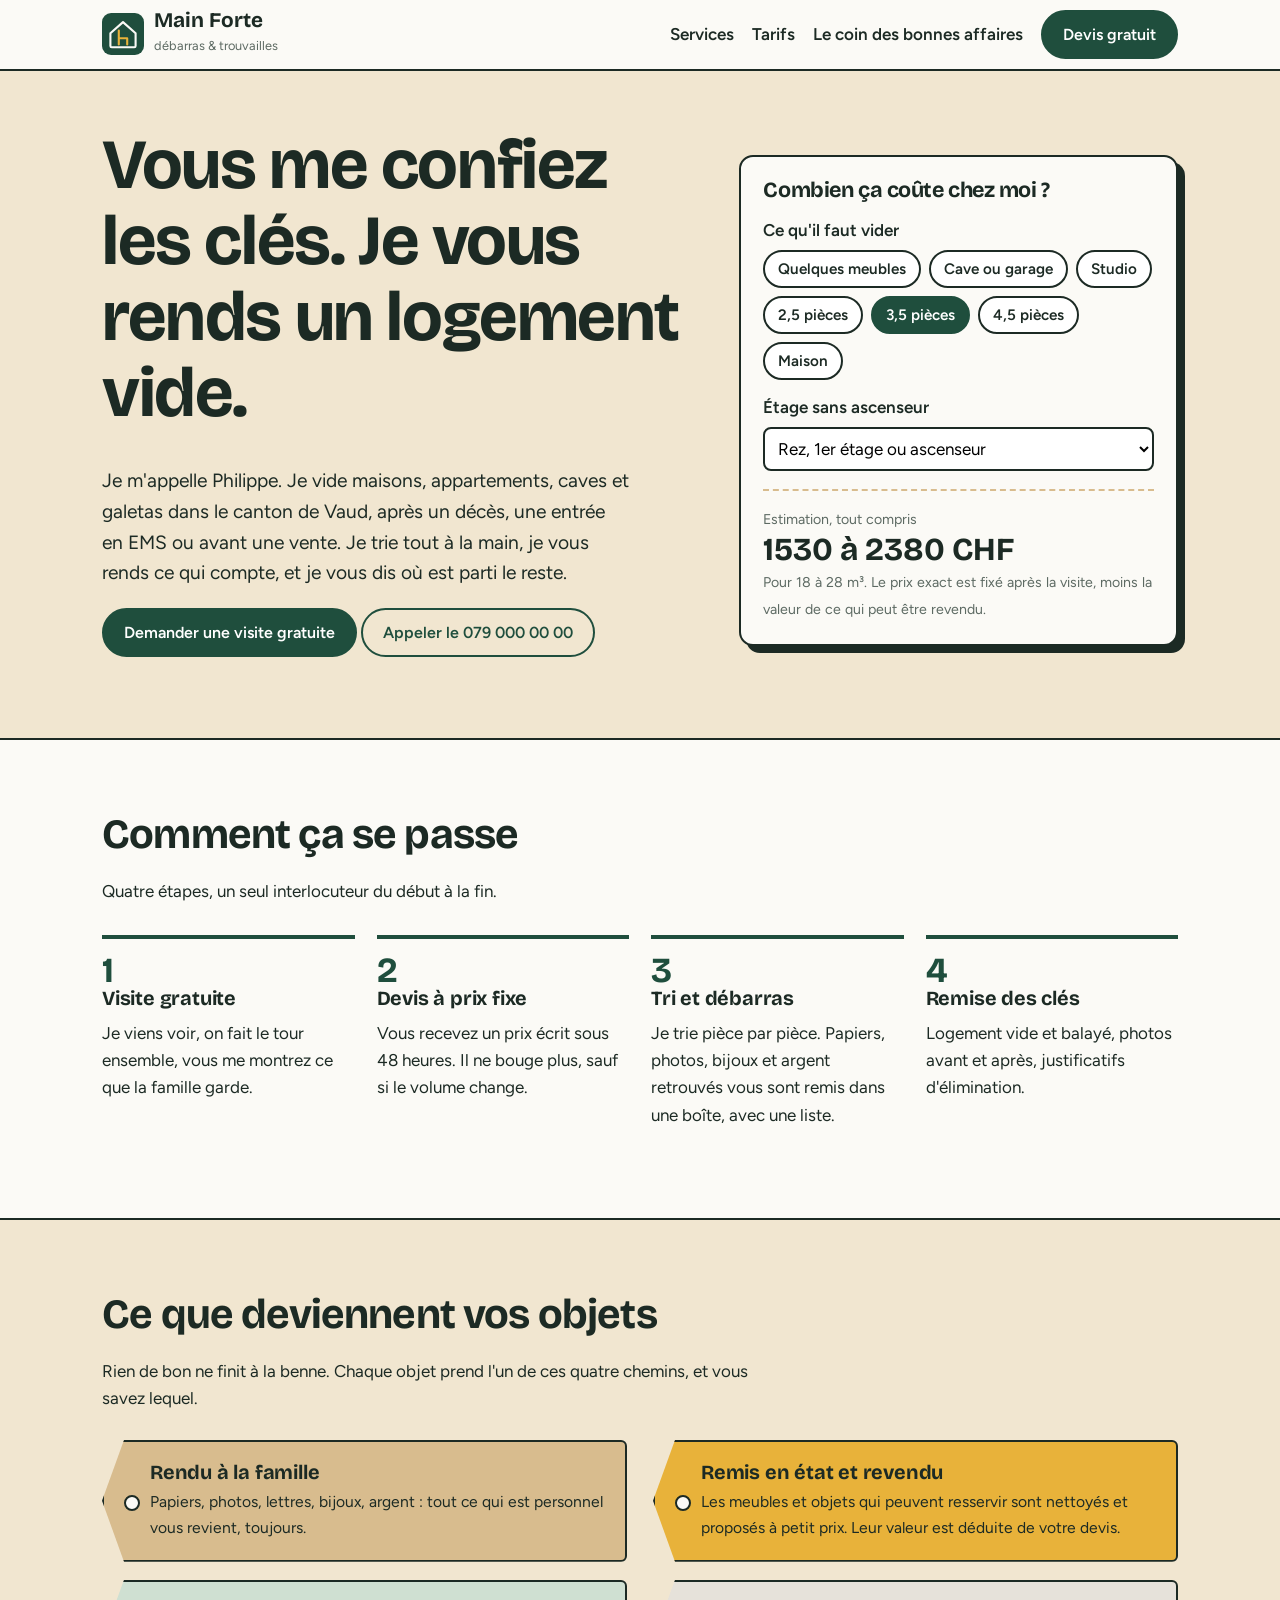
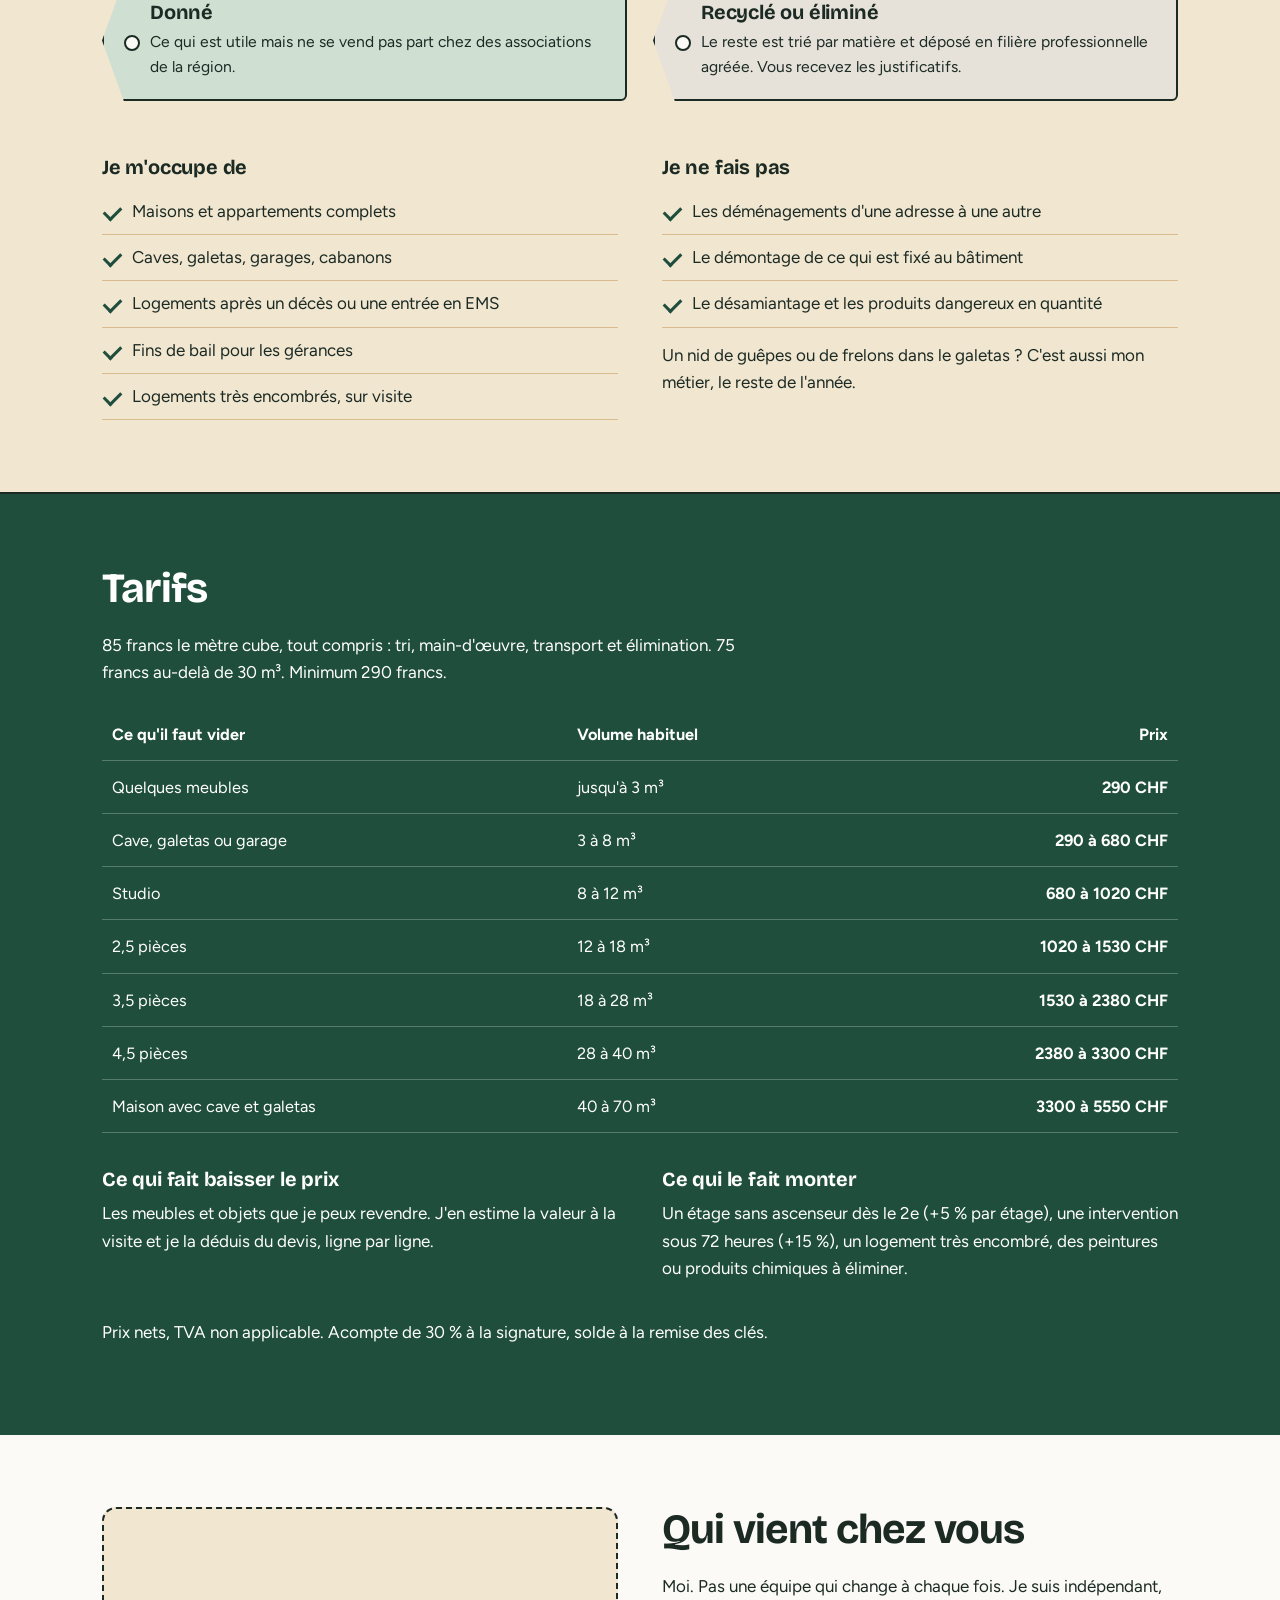
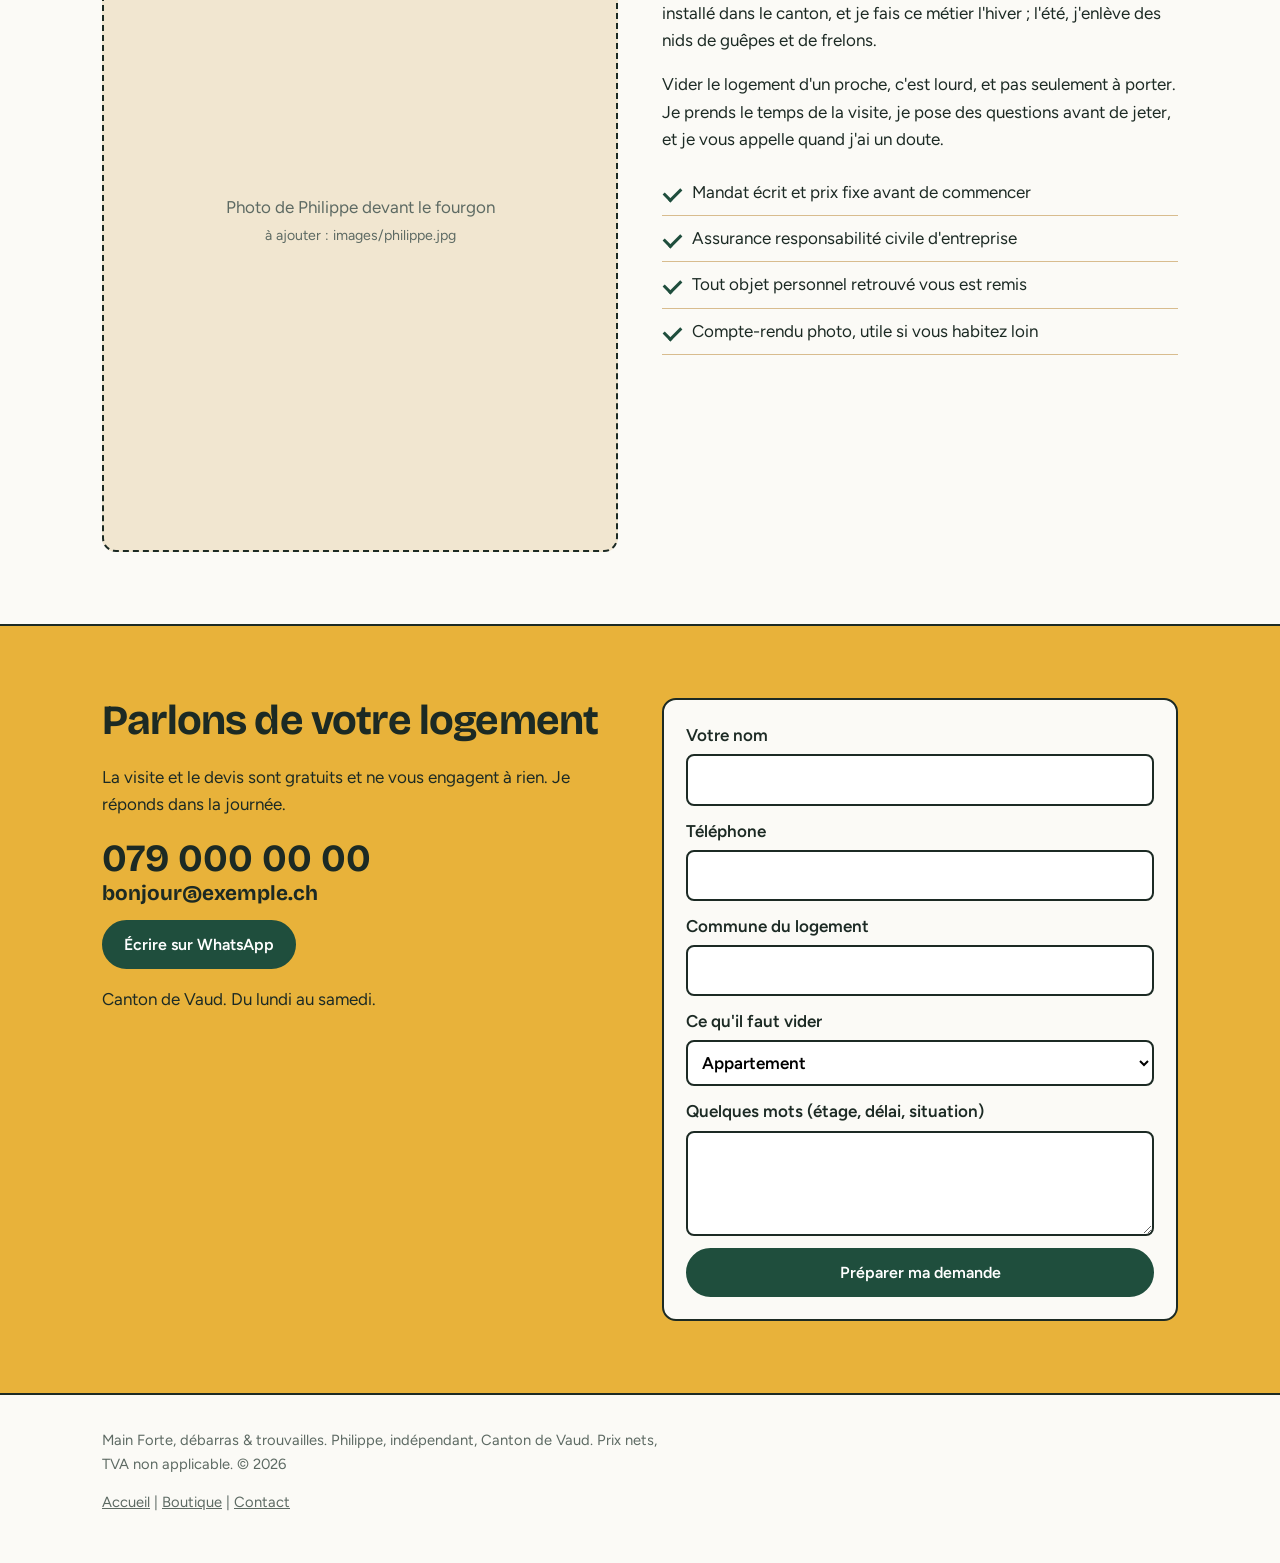
<file: index.html>
<!DOCTYPE html>
<html lang="fr-CH"><head><meta charset="utf-8"><meta name="viewport" content="width=device-width,initial-scale=1">
<title>Main Forte, débarras de maisons et d'appartements dans le canton de Vaud</title><meta name="description" content="Débarras complet après un décès, une entrée en EMS ou avant une vente. Prix fixe, tri soigné, objets revendus ou donnés. Canton de Vaud.">
<link rel="icon" href="assets/logos/logo-maison.svg" type="image/svg+xml">
<link rel="preconnect" href="https://fonts.googleapis.com"><link rel="preconnect" href="https://fonts.gstatic.com" crossorigin>
<link href="https://fonts.googleapis.com/css2?family=Bricolage+Grotesque:opsz,wght@12..96,500;12..96,700&family=Figtree:wght@400;600;700&display=swap" rel="stylesheet">
<link rel="stylesheet" href="style.css"><script src="config.js"></script></head><body>
<header class="site"><div class="w">
<a class="marque" href="index.html"><img src="assets/logos/logo-maison.svg" alt=""><span><b data-site="nom">Main Forte</b><small data-site="signature">débarras &amp; trouvailles</small></span></a>
<nav class="p" aria-label="Navigation principale"><a href="index.html#services">Services</a><a href="index.html#tarifs">Tarifs</a><a href="boutique.html">Le coin des bonnes affaires</a><a class="btn" href="index.html#contact">Devis gratuit</a></nav>
</div></header>

<main>
<section class="hero"><div class="w">
<div>
<h1>Vous me confiez les clés. Je vous rends un logement vide.</h1>
<p class="l">Je m'appelle <span data-site="prenom">Philippe</span>. Je vide maisons, appartements, caves et galetas dans le canton de Vaud, après un décès, une entrée en EMS ou avant une vente. Je trie tout à la main, je vous rends ce qui compte, et je vous dis où est parti le reste.</p>
<p><a class="btn" href="#contact">Demander une visite gratuite</a> <a class="btn c" data-tel href="#contact">Appeler le <span data-site="telephone"></span></a></p>
</div>
<div class="estim" aria-labelledby="t-est">
<h2 id="t-est">Combien ça coûte chez moi ?</h2>
<label id="l-type">Ce qu'il faut vider</label>
<div class="puces" id="types" role="group" aria-labelledby="l-type"></div>
<label for="etage">Étage sans ascenseur</label>
<select id="etage"><option value="0">Rez, 1er étage ou ascenseur</option><option value="1">2e étage sans ascenseur</option><option value="2">3e étage sans ascenseur</option><option value="3">4e étage sans ascenseur</option></select>
<div class="resultat" aria-live="polite"><small>Estimation, tout compris</small><strong id="fourchette"></strong><small id="detail"></small></div>
</div>
</div></section>

<section id="comment"><div class="w">
<h2>Comment ça se passe</h2>
<p>Quatre étapes, un seul interlocuteur du début à la fin.</p>
<ol class="etapes">
<li><h3>Visite gratuite</h3><p>Je viens voir, on fait le tour ensemble, vous me montrez ce que la famille garde.</p></li>
<li><h3>Devis à prix fixe</h3><p>Vous recevez un prix écrit sous 48 heures. Il ne bouge plus, sauf si le volume change.</p></li>
<li><h3>Tri et débarras</h3><p>Je trie pièce par pièce. Papiers, photos, bijoux et argent retrouvés vous sont remis dans une boîte, avec une liste.</p></li>
<li><h3>Remise des clés</h3><p>Logement vide et balayé, photos avant et après, justificatifs d'élimination.</p></li>
</ol>
</div></section>

<section id="services" style="background:var(--kraft-c);border-top:2px solid var(--encre);border-bottom:2px solid var(--encre)"><div class="w">
<h2>Ce que deviennent vos objets</h2>
<p>Rien de bon ne finit à la benne. Chaque objet prend l'un de ces quatre chemins, et vous savez lequel.</p>
<div class="dest">
<div class="etiq"><h3>Rendu à la famille</h3><p>Papiers, photos, lettres, bijoux, argent : tout ce qui est personnel vous revient, toujours.</p></div>
<div class="etiq"><h3>Remis en état et revendu</h3><p>Les meubles et objets qui peuvent resservir sont nettoyés et proposés à petit prix. Leur valeur est déduite de votre devis.</p></div>
<div class="etiq"><h3>Donné</h3><p>Ce qui est utile mais ne se vend pas part chez des associations de la région.</p></div>
<div class="etiq"><h3>Recyclé ou éliminé</h3><p>Le reste est trié par matière et déposé en filière professionnelle agréée. Vous recevez les justificatifs.</p></div>
</div>
<div class="deux" style="margin-top:56px">
<div><h3>Je m'occupe de</h3><ul class="net"><li>Maisons et appartements complets</li><li>Caves, galetas, garages, cabanons</li><li>Logements après un décès ou une entrée en EMS</li><li>Fins de bail pour les gérances</li><li>Logements très encombrés, sur visite</li></ul></div>
<div><h3>Je ne fais pas</h3><ul class="net"><li>Les déménagements d'une adresse à une autre</li><li>Le démontage de ce qui est fixé au bâtiment</li><li>Le désamiantage et les produits dangereux en quantité</li></ul>
<p style="margin-top:14px">Un nid de guêpes ou de frelons dans le galetas ? C'est aussi mon métier, le reste de l'année.</p></div>
</div>
</div></section>

<section id="tarifs" class="fonce"><div class="w">
<h2>Tarifs</h2>
<p><span data-site="prixM3">85</span> francs le mètre cube, tout compris : tri, main-d'œuvre, transport et élimination. <span data-site="prixM3Grand">75</span> francs au-delà de 30 m³. Minimum <span data-site="minimum">290</span> francs.</p>
<table class="prix"><thead><tr><th>Ce qu'il faut vider</th><th>Volume habituel</th><th>Prix</th></tr></thead><tbody>
<tr><td>Quelques meubles</td><td>jusqu'à 3 m³</td><td>290 CHF</td></tr>
<tr><td>Cave, galetas ou garage</td><td>3 à 8 m³</td><td>290 à 680 CHF</td></tr>
<tr><td>Studio</td><td>8 à 12 m³</td><td>680 à 1020 CHF</td></tr>
<tr><td>2,5 pièces</td><td>12 à 18 m³</td><td>1020 à 1530 CHF</td></tr>
<tr><td>3,5 pièces</td><td>18 à 28 m³</td><td>1530 à 2380 CHF</td></tr>
<tr><td>4,5 pièces</td><td>28 à 40 m³</td><td>2380 à 3300 CHF</td></tr>
<tr><td>Maison avec cave et galetas</td><td>40 à 70 m³</td><td>3300 à 5550 CHF</td></tr>
</tbody></table>
<div class="deux" style="margin-top:36px">
<div><h3>Ce qui fait baisser le prix</h3><p>Les meubles et objets que je peux revendre. J'en estime la valeur à la visite et je la déduis du devis, ligne par ligne.</p></div>
<div><h3>Ce qui le fait monter</h3><p>Un étage sans ascenseur dès le 2e (+5 % par étage), une intervention sous 72 heures (+15 %), un logement très encombré, des peintures ou produits chimiques à éliminer.</p></div>
</div>
<p style="margin-top:20px">Prix nets, TVA non applicable. Acompte de 30 % à la signature, solde à la remise des clés.</p>
</div></section>

<section id="qui"><div class="w deux">
<div class="portrait"><p>Photo de Philippe devant le fourgon<br><small>à ajouter : images/philippe.jpg</small></p></div>
<div><h2>Qui vient chez vous</h2>
<p>Moi. Pas une équipe qui change à chaque fois. Je suis indépendant, installé dans le canton, et je fais ce métier l'hiver ; l'été, j'enlève des nids de guêpes et de frelons.</p>
<p>Vider le logement d'un proche, c'est lourd, et pas seulement à porter. Je prends le temps de la visite, je pose des questions avant de jeter, et je vous appelle quand j'ai un doute.</p>
<ul class="net"><li>Mandat écrit et prix fixe avant de commencer</li><li>Assurance responsabilité civile d'entreprise</li><li>Tout objet personnel retrouvé vous est remis</li><li>Compte-rendu photo, utile si vous habitez loin</li></ul>
</div></div></section>

<section id="contact" class="contact"><div class="w deux">
<div><h2>Parlons de votre logement</h2>
<p>La visite et le devis sont gratuits et ne vous engagent à rien. Je réponds dans la journée.</p>
<a class="gros" data-tel href="#"><span data-site="telephone"></span></a>
<a class="gros" data-mail href="#" style="font-size:1.3rem"><span data-site="email"></span></a>
<p style="margin-top:14px"><a class="btn" data-wa href="#" rel="noopener">Écrire sur WhatsApp</a></p>
<p><span data-site="zone"></span>. Du lundi au samedi.</p></div>
<form class="dem" id="dem">
<label>Votre nom<input name="nom" required autocomplete="name"></label>
<label>Téléphone<input name="tel" required type="tel" autocomplete="tel"></label>
<label>Commune du logement<input name="commune" required></label>
<label>Ce qu'il faut vider<select name="type"><option>Appartement</option><option>Maison</option><option>Cave, galetas ou garage</option><option>Quelques meubles</option><option>Autre</option></select></label>
<label>Quelques mots (étage, délai, situation)<textarea name="msg" rows="3"></textarea></label>
<button class="btn" type="submit">Préparer ma demande</button>
<p id="dem-ok" hidden style="margin:0"></p>
</form>
</div></section>
</main>
<script>
(function(){var S=window.SITE;
var T=[["Quelques meubles",2,3],["Cave ou garage",3,8],["Studio",8,12],["2,5 pièces",12,18],["3,5 pièces",18,28],["4,5 pièces",28,40],["Maison",40,70]];
function prix(v){return Math.max(S.minimum,Math.min(v,30)*S.prixM3+Math.max(v-30,0)*S.prixM3Grand)}
function ar(n){return Math.round(n/10)*10}
var box=document.getElementById("types"),sel=4,et=document.getElementById("etage");
T.forEach(function(t,i){var b=document.createElement("button");b.type="button";b.textContent=t[0];b.setAttribute("aria-pressed",i===sel);b.onclick=function(){sel=i;[].forEach.call(box.children,function(c,j){c.setAttribute("aria-pressed",j===i)});maj()};box.appendChild(b)});
function maj(){var t=T[sel],k=1+0.05*(+et.value),a=ar(prix(t[1])*k),b=ar(prix(t[2])*k);
document.getElementById("fourchette").textContent=(a===b?a:a+" à "+b)+" CHF";
document.getElementById("detail").textContent="Pour "+t[1]+" à "+t[2]+" m³. Le prix exact est fixé après la visite, moins la valeur de ce qui peut être revendu.";}
et.onchange=maj;maj();
document.getElementById("dem").addEventListener("submit",function(e){e.preventDefault();var f=new FormData(e.target);
var txt="Demande de visite\nNom : "+f.get("nom")+"\nTéléphone : "+f.get("tel")+"\nCommune : "+f.get("commune")+"\nÀ vider : "+f.get("type")+"\n"+(f.get("msg")||"");
var ok=document.getElementById("dem-ok");ok.hidden=false;ok.innerHTML="";
var a=document.createElement("a");a.className="btn o";a.href="mailto:"+S.email+"?subject="+encodeURIComponent("Demande de visite, "+f.get("commune"))+"&body="+encodeURIComponent(txt);a.textContent="Envoyer par e-mail";
var w=document.createElement("a");w.className="btn c";w.style.marginLeft="8px";w.rel="noopener";w.href="https://wa.me/"+S.telephoneLien.replace("+","")+"?text="+encodeURIComponent(txt);w.textContent="Envoyer par WhatsApp";
var p=document.createElement("span");p.style.display="block";p.style.marginBottom="10px";p.textContent="Votre demande est prête. Choisissez comment l'envoyer :";ok.appendChild(p);ok.appendChild(a);ok.appendChild(w);});
})();
</script>
<footer><div class="w"><p><span data-site="nom">Main Forte</span>, <span data-site="signature"></span>. <span data-site="prenom">Philippe</span>, indépendant, <span data-site="zone">Canton de Vaud</span>. Prix nets, TVA non applicable. © <span id="annee"></span></p>
<p><a href="index.html">Accueil</a> | <a href="boutique.html">Boutique</a> | <a href="index.html#contact">Contact</a></p></div></footer></body></html>
</file>
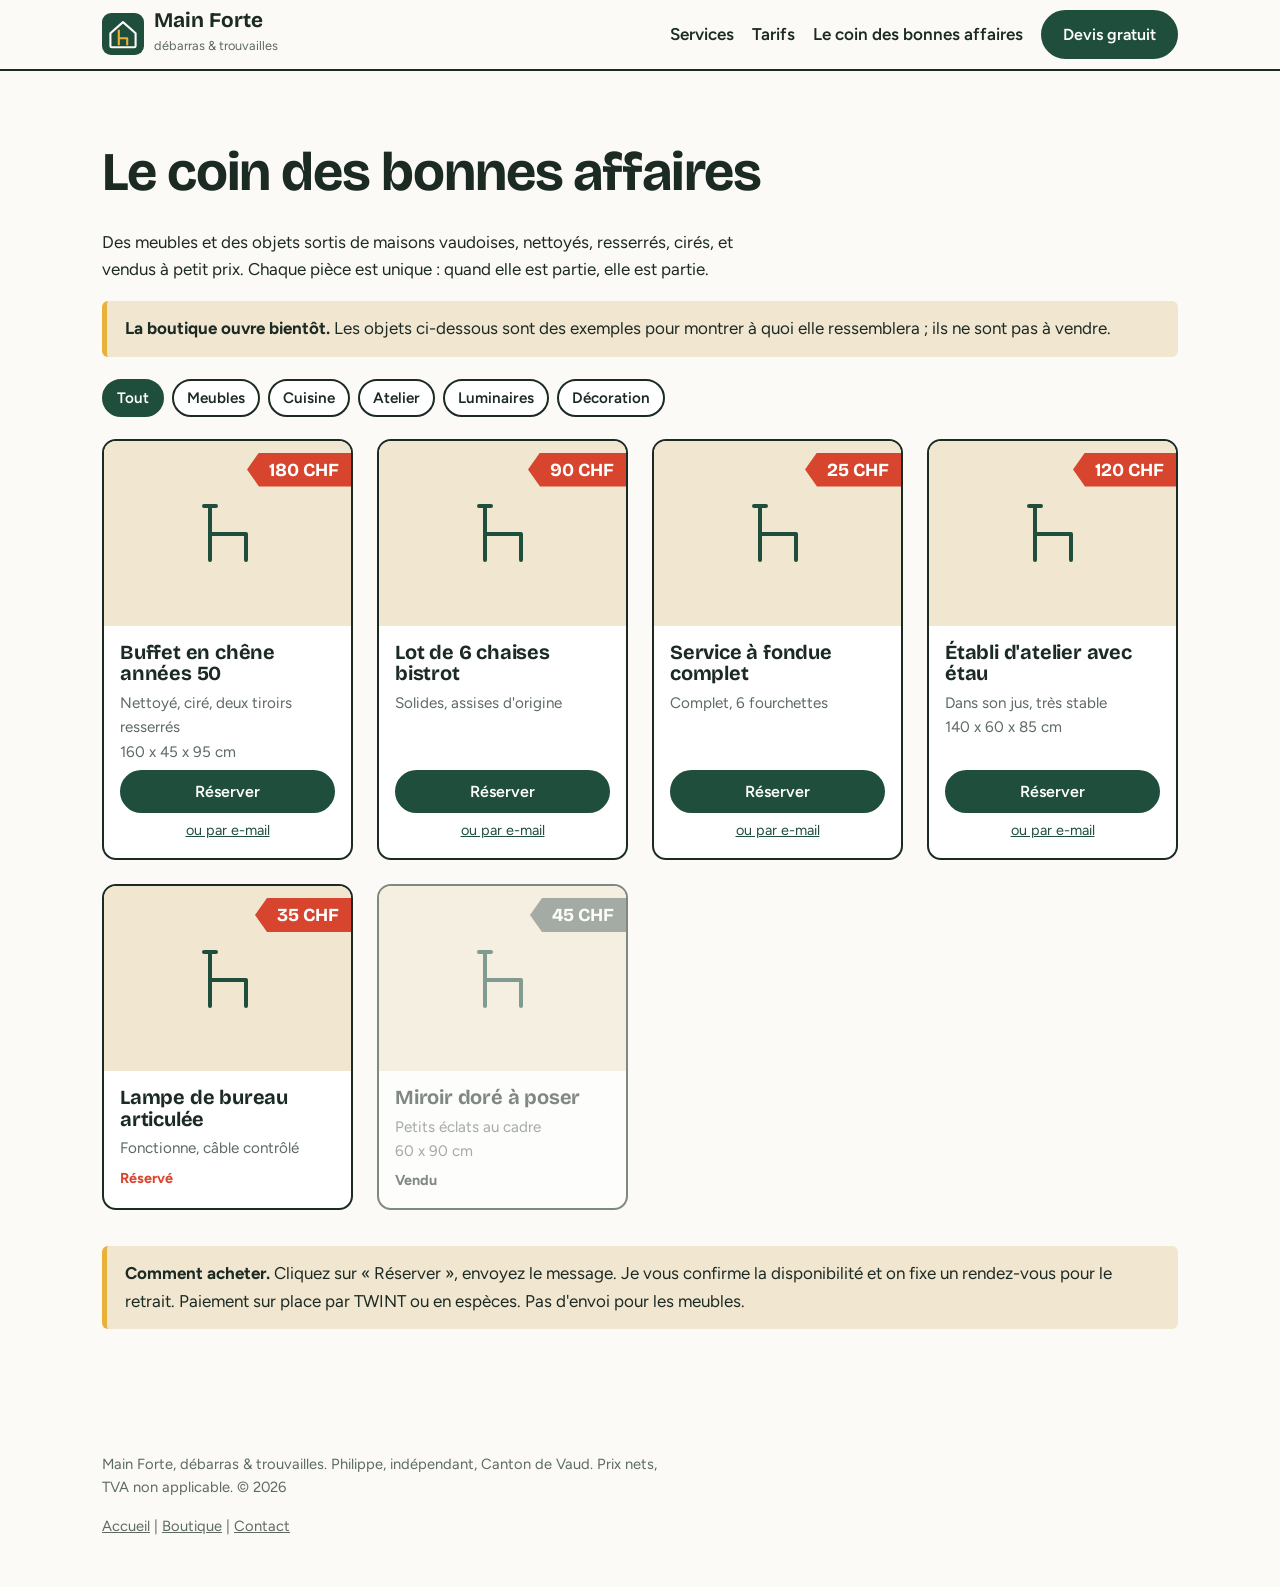
<file: boutique.html>
<!DOCTYPE html>
<html lang="fr-CH"><head><meta charset="utf-8"><meta name="viewport" content="width=device-width,initial-scale=1">
<title>Le coin des bonnes affaires, meubles et objets d'occasion | Main Forte</title><meta name="description" content="Meubles et objets récupérés lors de débarras dans le canton de Vaud, nettoyés et vendus à petit prix. Retrait sur rendez-vous.">
<link rel="icon" href="assets/logos/logo-maison.svg" type="image/svg+xml">
<link rel="preconnect" href="https://fonts.googleapis.com"><link rel="preconnect" href="https://fonts.gstatic.com" crossorigin>
<link href="https://fonts.googleapis.com/css2?family=Bricolage+Grotesque:opsz,wght@12..96,500;12..96,700&family=Figtree:wght@400;600;700&display=swap" rel="stylesheet">
<link rel="stylesheet" href="style.css"><script src="config.js"></script></head><body>
<header class="site"><div class="w">
<a class="marque" href="index.html"><img src="assets/logos/logo-maison.svg" alt=""><span><b data-site="nom">Main Forte</b><small data-site="signature">débarras &amp; trouvailles</small></span></a>
<nav class="p" aria-label="Navigation principale"><a href="index.html#services">Services</a><a href="index.html#tarifs">Tarifs</a><a href="boutique.html">Le coin des bonnes affaires</a><a class="btn" href="index.html#contact">Devis gratuit</a></nav>
</div></header>

<main><section><div class="w">
<h1 style="font-size:clamp(2rem,5vw,3.4rem)">Le coin des bonnes affaires</h1>
<p>Des meubles et des objets sortis de maisons vaudoises, nettoyés, resserrés, cirés, et vendus à petit prix. Chaque pièce est unique : quand elle est partie, elle est partie.</p>
<div class="note" id="bandeau" hidden></div>
<div class="filtres puces" id="filtres" role="group" aria-label="Filtrer par catégorie"></div>
<div class="grille" id="grille"><p>Chargement des objets…</p></div>
<div class="note" style="margin-top:36px"><b>Comment acheter.</b> Cliquez sur « Réserver », envoyez le message. Je vous confirme la disponibilité et on fixe un rendez-vous pour le retrait. Paiement sur place par TWINT ou en espèces. Pas d'envoi pour les meubles.</div>
</div></section></main>
<script>
(function(){var S=window.SITE,G=document.getElementById("grille"),F=document.getElementById("filtres"),tous=[],cat="Tout";
var ICO='<svg viewBox="0 0 120 90" width="120" aria-hidden="true"><g fill="none" stroke="#1F4E3D" stroke-width="4" stroke-linecap="round" stroke-linejoin="round"><path d="M42 18v54M42 46h36v26M36 18h12"/></g></svg>';
function esc(s){var d=document.createElement("div");d.textContent=s==null?"":s;return d.innerHTML}
function rendu(){G.innerHTML="";var l=tous.filter(function(p){return cat==="Tout"||p.categorie===cat});
if(!l.length){G.innerHTML="<p>Rien dans cette catégorie pour le moment. Revenez après le prochain débarras.</p>";return}
l.forEach(function(p){var v=p.statut==="vendu",r=p.statut==="réservé",d=document.createElement("article");d.className="objet"+(v?" vendu":"");
var msg="Bonjour, je souhaite réserver : "+p.titre+" ("+p.prix+" CHF), réf. "+p.id;
d.innerHTML='<div class="ph">'+(p.photo?'<img loading="lazy" src="'+esc(p.photo)+'" alt="'+esc(p.titre)+'">':ICO)+'</div><span class="tag">'+esc(p.prix)+' CHF</span><div class="c"><h3>'+esc(p.titre)+'</h3><p>'+esc(p.etat)+(p.dimensions?"<br>"+esc(p.dimensions):"")+'</p>'+
(v?'<span class="st">Vendu</span>':r?'<span class="st" style="color:var(--tomate)">Réservé</span>':'<a class="btn" rel="noopener" href="https://wa.me/'+S.telephoneLien.replace("+","")+"?text="+encodeURIComponent(msg)+'">Réserver</a><a style="font-size:.9rem;text-align:center" href="mailto:'+S.email+"?subject="+encodeURIComponent("Réservation "+p.id)+"&body="+encodeURIComponent(msg)+'">ou par e-mail</a>')+'</div>';G.appendChild(d)})}
fetch("data/produits.json").then(function(r){return r.json()}).then(function(d){
var ordre={"en vente":0,"réservé":1,"vendu":2};tous=d.filter(function(p){return ordre[p.statut]!==undefined}).sort(function(a,b){return ordre[a.statut]-ordre[b.statut]});
var b=document.getElementById("bandeau");
if(!S.boutiqueOuverte||tous.some(function(p){return p.exemple})){b.hidden=false;b.innerHTML="<b>La boutique ouvre bientôt.</b> Les objets ci-dessous sont des exemples pour montrer à quoi elle ressemblera ; ils ne sont pas à vendre."}
var cats=["Tout"];tous.forEach(function(p){if(cats.indexOf(p.categorie)<0)cats.push(p.categorie)});
cats.forEach(function(c){var x=document.createElement("button");x.type="button";x.textContent=c;x.setAttribute("aria-pressed",c===cat);x.onclick=function(){cat=c;[].forEach.call(F.children,function(k){k.setAttribute("aria-pressed",k.textContent===c)});rendu()};F.appendChild(x)});rendu()
}).catch(function(){G.innerHTML="<p>Impossible de charger la liste des objets. Vérifiez que le fichier data/produits.json existe et qu'il est valide.</p>"});
})();
</script>
<footer><div class="w"><p><span data-site="nom">Main Forte</span>, <span data-site="signature"></span>. <span data-site="prenom">Philippe</span>, indépendant, <span data-site="zone">Canton de Vaud</span>. Prix nets, TVA non applicable. © <span id="annee"></span></p>
<p><a href="index.html">Accueil</a> | <a href="boutique.html">Boutique</a> | <a href="index.html#contact">Contact</a></p></div></footer></body></html>
</file>
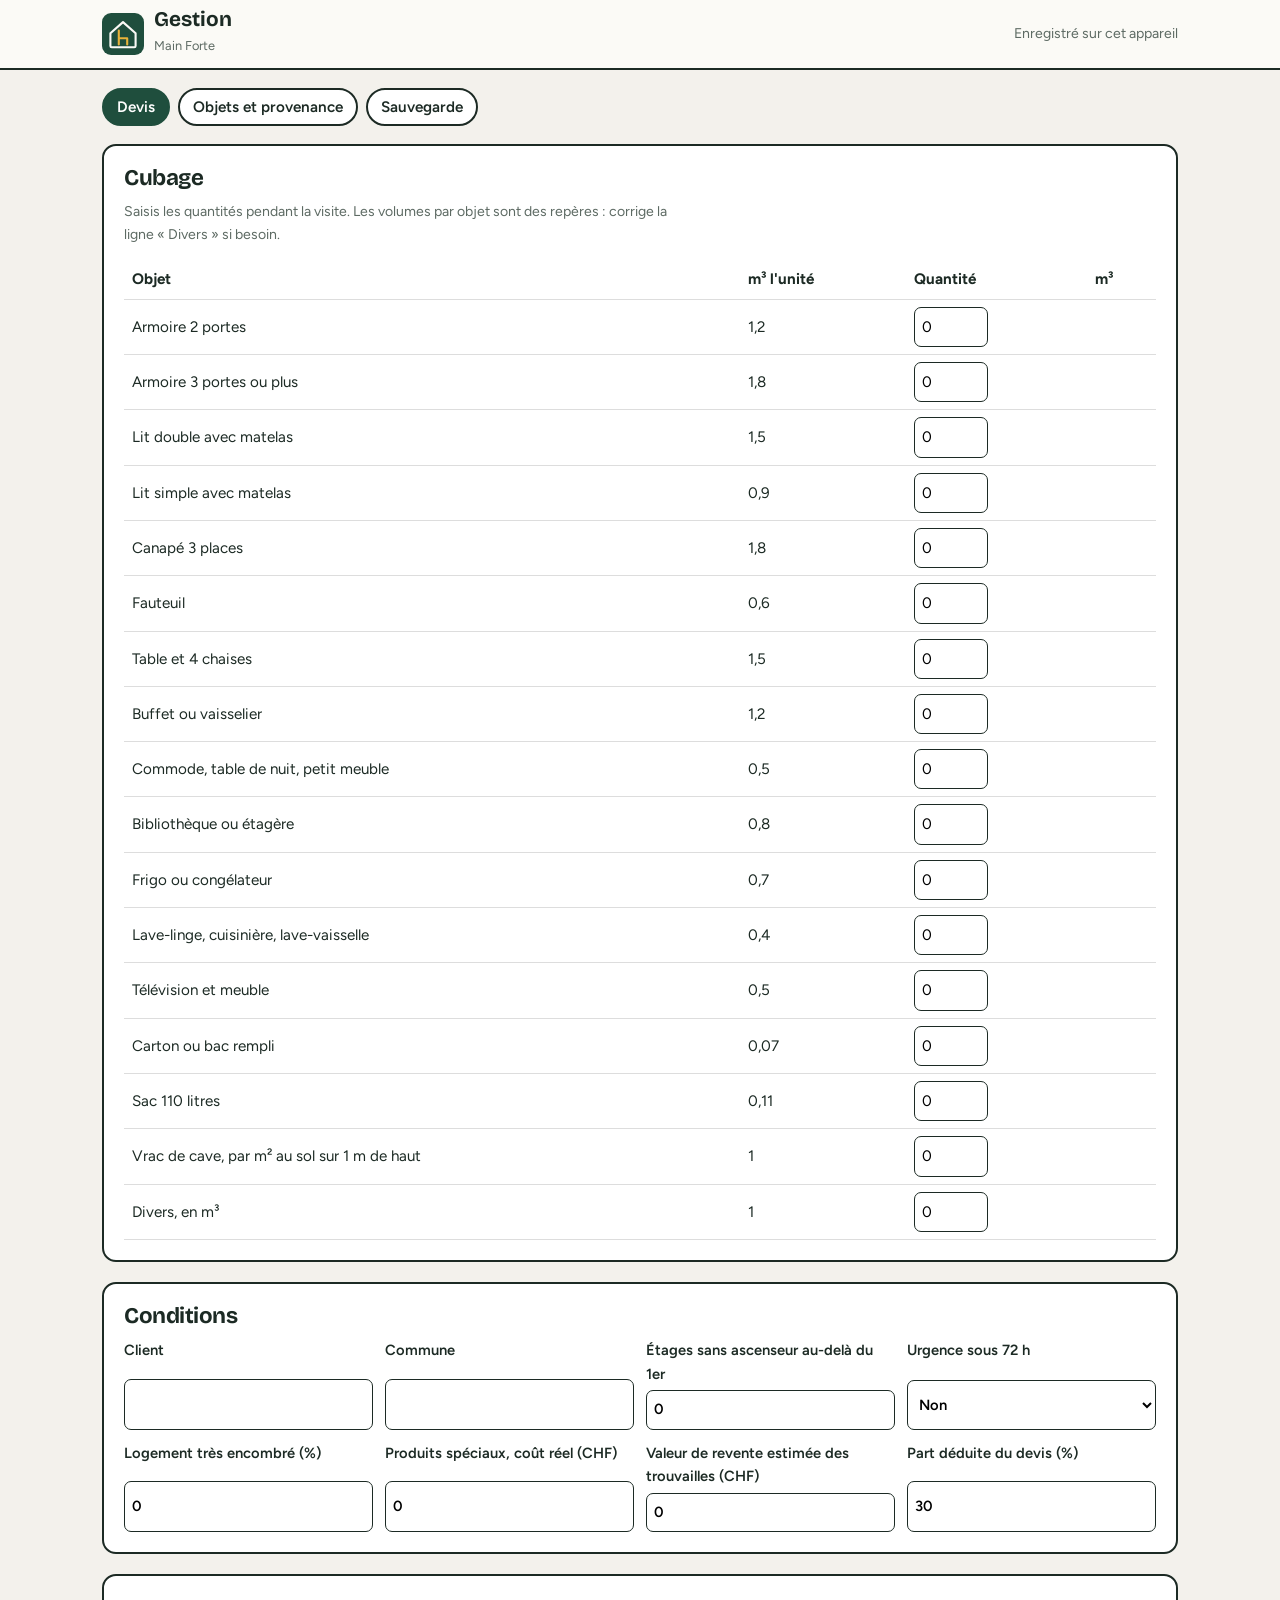
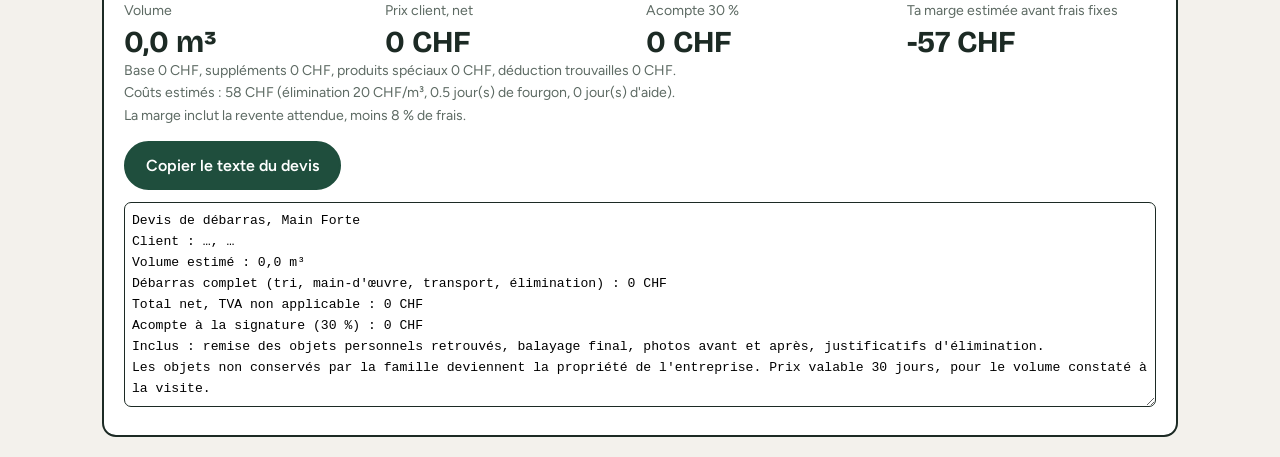
<file: gestion.html>
<!DOCTYPE html>
<html lang="fr-CH"><head><meta charset="utf-8"><meta name="viewport" content="width=device-width,initial-scale=1">
<title>Gestion | Main Forte</title><meta name="robots" content="noindex,nofollow">
<link rel="icon" href="assets/logos/logo-maison.svg" type="image/svg+xml">
<link href="https://fonts.googleapis.com/css2?family=Bricolage+Grotesque:opsz,wght@12..96,700&family=Figtree:wght@400;600;700&display=swap" rel="stylesheet">
<link rel="stylesheet" href="style.css"><script src="config.js"></script>
<style>
body{background:#f3f1ec}.onglets{display:flex;gap:8px;flex-wrap:wrap;margin:18px 0}
.carte{background:#fff;border:2px solid var(--encre);border-radius:var(--r);padding:20px;margin-bottom:20px}
table.g{width:100%;border-collapse:collapse;font-size:.95rem}table.g th,table.g td{padding:7px 8px;border-bottom:1px solid #ddd;text-align:left;vertical-align:middle}
table.g input[type=number]{width:74px}input,select,textarea{font:inherit;padding:7px;border:1.5px solid var(--encre);border-radius:7px;background:#fff}
.grid2{display:grid;grid-template-columns:repeat(auto-fit,minmax(210px,1fr));gap:12px}.grid2 label{display:grid;gap:4px;font-weight:600;font-size:.92rem}
.tot{font:700 1.9rem "Bricolage Grotesque",sans-serif}.petit{font-size:.88rem;color:var(--gris)}
.vieux{background:#fdecc8}.mini{padding:5px 10px;font-size:.85rem}textarea.mono{width:100%;font-family:ui-monospace,monospace;font-size:.82rem}
[hidden]{display:none!important}
</style></head><body>
<header class="site"><div class="w"><a class="marque" href="index.html"><img src="assets/logos/logo-maison.svg" alt=""><span><b>Gestion</b><small data-site="nom"></small></span></a><span class="petit" id="etat-sauv"></span></div></header>
<main class="w">
<div class="onglets puces" role="tablist"><button data-o="devis" aria-pressed="true">Devis</button><button data-o="objets" aria-pressed="false">Objets et provenance</button><button data-o="sauv" aria-pressed="false">Sauvegarde</button></div>

<section id="o-devis" style="padding:0">
<div class="carte"><h2 style="font-size:1.4rem">Cubage</h2><p class="petit">Saisis les quantités pendant la visite. Les volumes par objet sont des repères : corrige la ligne « Divers » si besoin.</p>
<table class="g" id="cub"><thead><tr><th>Objet</th><th>m³ l'unité</th><th>Quantité</th><th>m³</th></tr></thead><tbody></tbody></table></div>
<div class="carte"><h2 style="font-size:1.4rem">Conditions</h2><div class="grid2">
<label>Client<input id="d-client"></label><label>Commune<input id="d-commune"></label>
<label>Étages sans ascenseur au-delà du 1er<input type="number" id="d-etage" min="0" value="0"></label>
<label>Urgence sous 72 h<select id="d-urg"><option value="0">Non</option><option value="0.15">Oui (+15 %)</option></select></label>
<label>Logement très encombré (%)<input type="number" id="d-enc" min="0" max="50" value="0"></label>
<label>Produits spéciaux, coût réel (CHF)<input type="number" id="d-spec" min="0" value="0"></label>
<label>Valeur de revente estimée des trouvailles (CHF)<input type="number" id="d-rev" min="0" value="0"></label>
<label>Part déduite du devis (%)<input type="number" id="d-part" min="0" max="100" value="30"></label></div></div>
<div class="carte"><div class="grid2"><div><span class="petit">Volume</span><div class="tot" id="r-vol"></div></div><div><span class="petit">Prix client, net</span><div class="tot" id="r-prix"></div></div><div><span class="petit">Acompte 30 %</span><div class="tot" id="r-aco"></div></div><div><span class="petit">Ta marge estimée avant frais fixes</span><div class="tot" id="r-marge"></div></div></div>
<p class="petit" id="r-det"></p><button class="btn" id="d-copier">Copier le texte du devis</button> <span class="petit" id="d-ok"></span>
<textarea class="mono" id="d-txt" rows="9" readonly style="margin-top:12px"></textarea></div>
</section>

<section id="o-objets" hidden style="padding:0">
<div class="carte"><h2 style="font-size:1.4rem" id="f-titre">Ajouter un objet</h2>
<form id="f-obj" class="grid2">
<label>Titre<input name="titre" required></label>
<label>Catégorie<select name="categorie"><option>Meubles</option><option>Luminaires</option><option>Cuisine</option><option>Décoration</option><option>Atelier</option><option>Livres et disques</option><option>Divers</option></select></label>
<label>Prix affiché (CHF)<input name="prix" type="number" min="0" required></label>
<label>État, remise en état faite<input name="etat"></label>
<label>Dimensions<input name="dimensions"></label>
<label>Photo (chemin, ex. images/mf-0007.jpg)<input name="photo"></label>
<label>Statut<select name="statut"><option>en préparation</option><option>en vente</option><option>réservé</option><option>vendu</option><option>donné</option><option>éliminé</option></select></label>
<label>Provenance : mandat ou client<input name="mandat" required placeholder="Mandat 2027-003, succession X"></label>
<label>Provenance : commune<input name="commune"></label>
<label>Date d'entrée<input name="entree" type="date" required></label>
<label>Date de vente ou de sortie<input name="sortie" type="date"></label>
<label>Prix encaissé (CHF)<input name="encaisse" type="number" min="0"></label>
<input type="hidden" name="id">
<div style="align-self:end"><button class="btn" type="submit">Enregistrer l'objet</button> <button class="btn c" type="reset" id="f-annul">Vider</button></div>
</form></div>
<div class="carte"><p id="stats" style="font-weight:600"></p><p class="petit">En jaune : en vente depuis plus de 30 jours. Baisse le prix ou donne.</p>
<div style="overflow:auto"><table class="g" id="t-obj"><thead><tr><th>Réf.</th><th>Objet</th><th>Prix</th><th>Statut</th><th>Provenance</th><th>Entrée</th><th></th></tr></thead><tbody></tbody></table></div></div>
<div class="carte"><h2 style="font-size:1.4rem">Mettre la boutique à jour</h2>
<p>La boutique lit le fichier <b>data/produits.json</b>. Télécharge-le ici, puis remplace celui du dépôt GitHub (Add file, Upload files). Seuls les objets en vente, réservés ou vendus y figurent, sans la provenance.</p>
<button class="btn" id="x-json">Télécharger produits.json</button> <button class="btn c" id="x-copie">Copier le contenu</button> <span class="petit" id="x-ok"></span>
<textarea class="mono" id="x-txt" rows="6" readonly style="margin-top:12px"></textarea></div>
</section>

<section id="o-sauv" hidden style="padding:0"><div class="carte"><h2 style="font-size:1.4rem">Sauvegarde</h2>
<p>Les données sont enregistrées dans ce navigateur, sur cet appareil uniquement. Fais une sauvegarde après chaque chantier : c'est aussi ton registre de provenance en cas de contrôle.</p>
<button class="btn" id="s-exp">Télécharger la sauvegarde complète</button>
<p style="margin-top:18px"><label style="font-weight:600">Restaurer une sauvegarde (remplace les données actuelles)<br><input type="file" id="s-imp" accept="application/json,.json"></label></p><p class="petit" id="s-ok"></p></div></section>
</main>
<script>
(function(){var S=window.SITE,CLE="mainforte-gestion-v1",D={objets:[],seq:1};
try{var b=localStorage.getItem(CLE);if(b)D=JSON.parse(b)}catch(e){}
function sauver(){try{localStorage.setItem(CLE,JSON.stringify(D));document.getElementById("etat-sauv").textContent="Enregistré sur cet appareil"}catch(e){document.getElementById("etat-sauv").textContent="Enregistrement impossible sur cet appareil : exporte une sauvegarde"}}
function $(i){return document.getElementById(i)}
function fr(n){return Math.round(n).toLocaleString("fr-CH")+" CHF"}
function telecharger(nom,txt){var a=document.createElement("a");a.href=URL.createObjectURL(new Blob([txt],{type:"application/json"}));a.download=nom;document.body.appendChild(a);a.click();a.remove()}
function copier(txt,ok){if(navigator.clipboard){navigator.clipboard.writeText(txt).then(function(){ok.textContent="Copié"},function(){ok.textContent="Copie refusée : sélectionne le texte ci-dessous"})}else ok.textContent="Sélectionne le texte ci-dessous"}
// onglets
document.querySelectorAll("[data-o]").forEach(function(b){b.onclick=function(){document.querySelectorAll("[data-o]").forEach(function(x){x.setAttribute("aria-pressed",x===b);$("o-"+x.dataset.o).hidden=x!==b})}});
// ---- devis
var CUB=[["Armoire 2 portes",1.2],["Armoire 3 portes ou plus",1.8],["Lit double avec matelas",1.5],["Lit simple avec matelas",0.9],["Canapé 3 places",1.8],["Fauteuil",0.6],["Table et 4 chaises",1.5],["Buffet ou vaisselier",1.2],["Commode, table de nuit, petit meuble",0.5],["Bibliothèque ou étagère",0.8],["Frigo ou congélateur",0.7],["Lave-linge, cuisinière, lave-vaisselle",0.4],["Télévision et meuble",0.5],["Carton ou bac rempli",0.07],["Sac 110 litres",0.11],["Vrac de cave, par m² au sol sur 1 m de haut",1],["Divers, en m³",1]];
var tb=document.querySelector("#cub tbody");
CUB.forEach(function(c,i){var tr=document.createElement("tr");tr.innerHTML="<td>"+c[0]+"</td><td>"+String(c[1]).replace(".",",")+"</td><td><input type='number' min='0' step='"+(i===16?"0.5":"1")+"' value='0' aria-label='Quantité "+c[0]+"'></td><td class='v'>0</td>";tb.appendChild(tr)});
function devis(){var vol=0;[].forEach.call(tb.rows,function(tr,i){var q=+tr.querySelector("input").value||0,v=q*CUB[i][1];tr.querySelector(".v").textContent=v?v.toFixed(1).replace(".",","):"";vol+=v});
var base=vol?Math.max(S.minimum,Math.min(vol,30)*S.prixM3+Math.max(vol-30,0)*S.prixM3Grand):0;
var k=1+0.05*(+$("d-etage").value||0)+(+$("d-urg").value)+(+$("d-enc").value||0)/100,sup=base*(k-1),spec=+$("d-spec").value||0;
var ded=Math.min(base+sup,(+$("d-rev").value||0)*(+$("d-part").value||0)/100),prix=Math.round((base+sup+spec-ded)/10)*10;
var jours=Math.max(0.5,Math.round(vol/13*2)/2),aide=vol>10?Math.max(0,jours-0.5):0,cout=vol*20+jours*115+aide*220+spec;
$("r-vol").textContent=vol.toFixed(1).replace(".",",")+" m³";$("r-prix").textContent=fr(prix);$("r-aco").textContent=fr(prix*0.3);$("r-marge").textContent=fr(prix-cout+(+$("d-rev").value||0)*0.92);
$("r-det").textContent="Base "+fr(base)+", suppléments "+fr(sup)+", produits spéciaux "+fr(spec)+", déduction trouvailles "+fr(ded)+". Coûts estimés : "+fr(cout)+" (élimination 20 CHF/m³, "+jours+" jour(s) de fourgon, "+aide+" jour(s) d'aide). La marge inclut la revente attendue, moins 8 % de frais.";
var L=["Devis de débarras, "+S.nom,"Client : "+($("d-client").value||"…")+", "+($("d-commune").value||"…"),"Volume estimé : "+vol.toFixed(1).replace(".",",")+" m³","Débarras complet (tri, main-d'œuvre, transport, élimination) : "+fr(base)];
if(sup)L.push("Suppléments (accès, délai, encombrement) : "+fr(sup));if(spec)L.push("Élimination de produits spéciaux : "+fr(spec));if(ded)L.push("Déduction pour objets repris : -"+fr(ded));
L.push("Total net, TVA non applicable : "+fr(prix),"Acompte à la signature (30 %) : "+fr(prix*0.3),"Inclus : remise des objets personnels retrouvés, balayage final, photos avant et après, justificatifs d'élimination.","Les objets non conservés par la famille deviennent la propriété de l'entreprise. Prix valable 30 jours, pour le volume constaté à la visite.");
$("d-txt").value=L.join("\n")}
$("o-devis").addEventListener("input",devis);$("d-copier").onclick=function(){copier($("d-txt").value,$("d-ok"))};devis();
// ---- objets
var F=$("f-obj"),PUB={"en vente":1,"réservé":1,"vendu":1};
function esc(s){var d=document.createElement("div");d.textContent=s==null?"":s;return d.innerHTML}
function jsonPublic(){return JSON.stringify(D.objets.filter(function(o){return PUB[o.statut]}).map(function(o){return{id:o.id,titre:o.titre,categorie:o.categorie,prix:+o.prix,etat:o.etat||"",dimensions:o.dimensions||"",statut:o.statut,photo:o.photo||""}}),null,1)}
function liste(){var t=document.querySelector("#t-obj tbody");t.innerHTML="";var now=Date.now(),stock=0,val=0,ventes=0;
D.objets.slice().reverse().forEach(function(o){var age=(now-new Date(o.entree).getTime())/864e5,tr=document.createElement("tr");
if(o.statut==="en vente"||o.statut==="réservé"||o.statut==="en préparation"){stock++;val+=+o.prix||0}if(o.statut==="vendu")ventes+=+(o.encaisse||o.prix)||0;
if(o.statut==="en vente"&&age>30)tr.className="vieux";
tr.innerHTML="<td>"+esc(o.id)+"</td><td>"+esc(o.titre)+"</td><td>"+esc(o.prix)+"</td><td>"+esc(o.statut)+"</td><td>"+esc(o.mandat)+(o.commune?", "+esc(o.commune):"")+"</td><td>"+esc(o.entree)+"</td><td><button class='btn c mini' data-e='"+esc(o.id)+"'>Modifier</button></td>";t.appendChild(tr)});
if(!D.objets.length)t.innerHTML="<tr><td colspan='7'>Aucun objet pour l'instant. Ajoute le premier avec le formulaire ci-dessus.</td></tr>";
$("stats").textContent=stock+" objet(s) en stock pour "+fr(val)+" affichés. Ventes encaissées : "+fr(ventes)+".";$("x-txt").value=jsonPublic()}
F.addEventListener("submit",function(e){e.preventDefault();var o={};new FormData(F).forEach(function(v,k){o[k]=v});
if(o.id){var i=D.objets.findIndex(function(x){return x.id===o.id});D.objets[i]=o}else{o.id="MF-"+String(D.seq++).padStart(4,"0");D.objets.push(o)}
sauver();F.reset();F.elements.id.value="";$("f-titre").textContent="Ajouter un objet";liste()});
$("f-annul").onclick=function(){F.elements.id.value="";$("f-titre").textContent="Ajouter un objet"};
document.querySelector("#t-obj").addEventListener("click",function(e){var id=e.target.dataset.e;if(!id)return;var o=D.objets.find(function(x){return x.id===id});Object.keys(o).forEach(function(k){if(F.elements[k])F.elements[k].value=o[k]});$("f-titre").textContent="Modifier "+id;F.scrollIntoView()});
$("x-json").onclick=function(){telecharger("produits.json",jsonPublic())};$("x-copie").onclick=function(){copier(jsonPublic(),$("x-ok"))};
$("s-exp").onclick=function(){telecharger("sauvegarde-gestion-"+new Date().toISOString().slice(0,10)+".json",JSON.stringify(D,null,1))};
$("s-imp").onchange=function(e){var f=e.target.files[0];if(!f)return;var r=new FileReader();r.onload=function(){try{var x=JSON.parse(r.result);if(!Array.isArray(x.objets))throw 0;D=x;sauver();liste();$("s-ok").textContent="Sauvegarde restaurée : "+D.objets.length+" objet(s)."}catch(err){$("s-ok").textContent="Ce fichier n'est pas une sauvegarde valide. Rien n'a été modifié."}};r.readAsText(f)};
liste();sauver();
})();
</script></body></html>
</file>
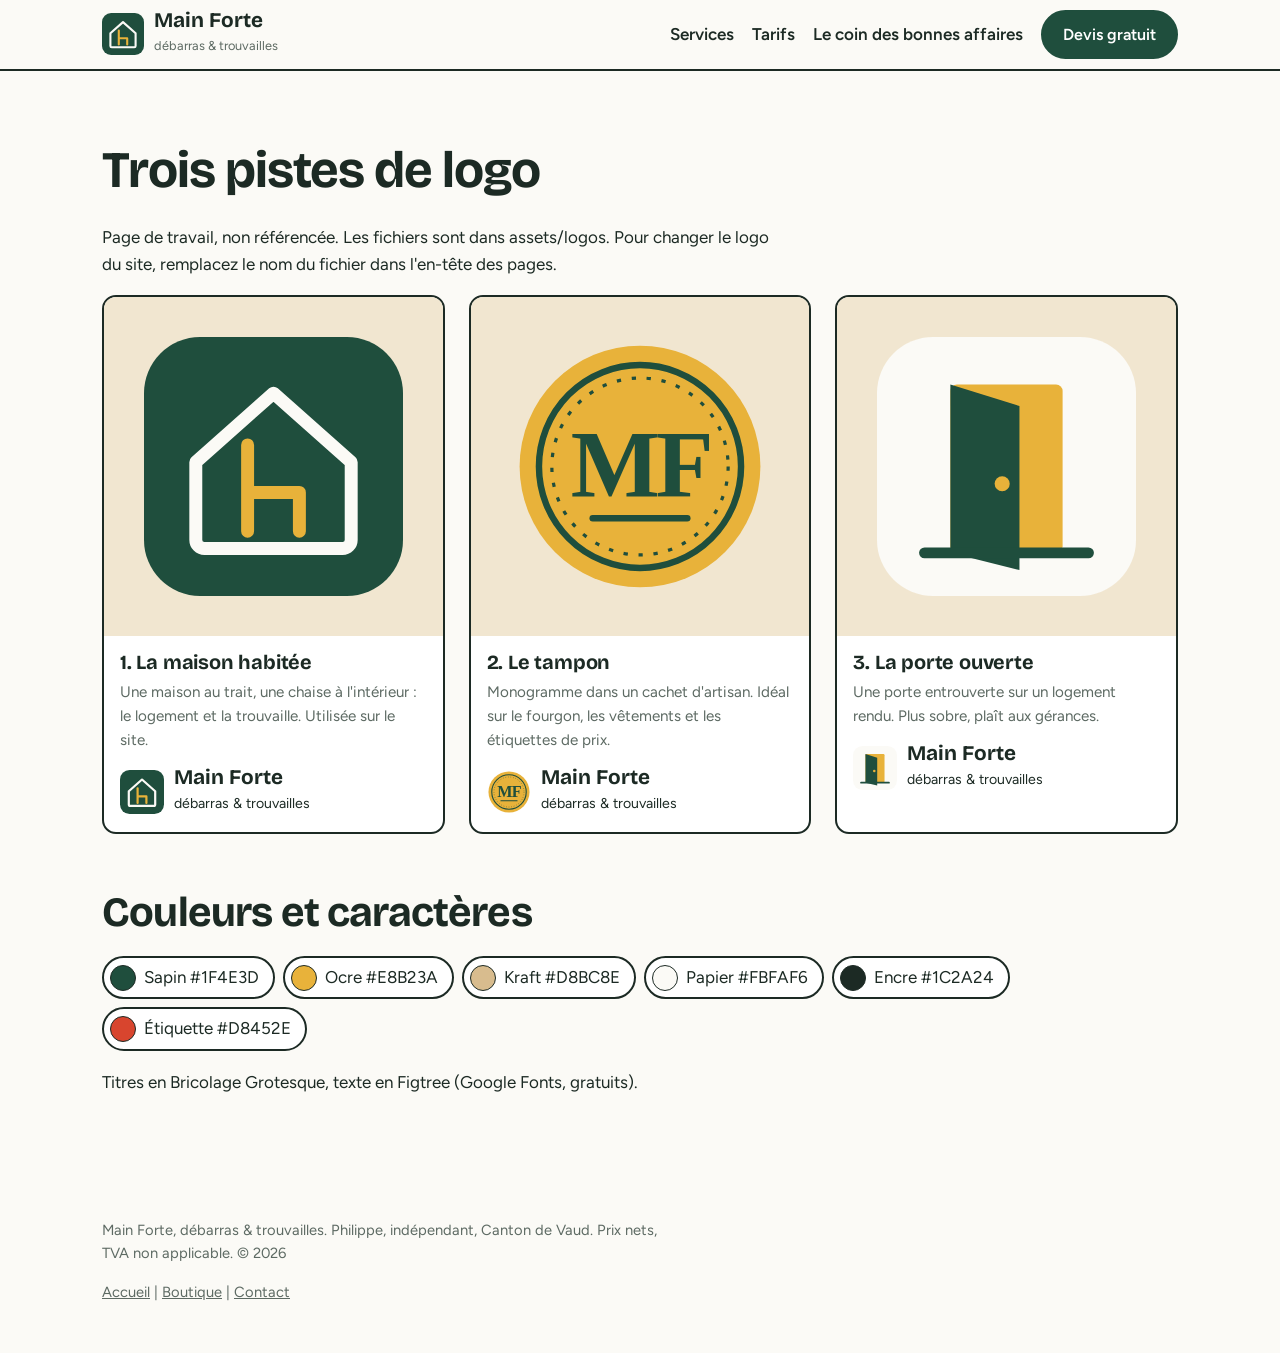
<file: logos.html>
<!DOCTYPE html>
<html lang="fr-CH"><head><meta charset="utf-8"><meta name="viewport" content="width=device-width,initial-scale=1">
<title>Propositions de logo | Main Forte</title><meta name="description" content="Trois pistes de logo."><meta name="robots" content="noindex">
<link rel="icon" href="assets/logos/logo-maison.svg" type="image/svg+xml">
<link rel="preconnect" href="https://fonts.googleapis.com"><link rel="preconnect" href="https://fonts.gstatic.com" crossorigin>
<link href="https://fonts.googleapis.com/css2?family=Bricolage+Grotesque:opsz,wght@12..96,500;12..96,700&family=Figtree:wght@400;600;700&display=swap" rel="stylesheet">
<link rel="stylesheet" href="style.css"><script src="config.js"></script></head><body>
<header class="site"><div class="w">
<a class="marque" href="index.html"><img src="assets/logos/logo-maison.svg" alt=""><span><b data-site="nom">Main Forte</b><small data-site="signature">débarras &amp; trouvailles</small></span></a>
<nav class="p" aria-label="Navigation principale"><a href="index.html#services">Services</a><a href="index.html#tarifs">Tarifs</a><a href="boutique.html">Le coin des bonnes affaires</a><a class="btn" href="index.html#contact">Devis gratuit</a></nav>
</div></header>

<main><section><div class="w"><h1 style="font-size:clamp(2rem,5vw,3.2rem)">Trois pistes de logo</h1>
<p>Page de travail, non référencée. Les fichiers sont dans assets/logos. Pour changer le logo du site, remplacez le nom du fichier dans l'en-tête des pages.</p>
<div class="grille" style="grid-template-columns:repeat(auto-fit,minmax(260px,1fr))">
<article class="objet"><div class="ph" style="aspect-ratio:1;padding:40px"><img src="assets/logos/logo-maison.svg" alt="" style="object-fit:contain"></div><div class="c"><h3>1. La maison habitée</h3><p>Une maison au trait, une chaise à l'intérieur : le logement et la trouvaille. Utilisée sur le site.</p>
<div style="display:flex;align-items:center;gap:10px;margin-top:10px"><img src="assets/logos/logo-maison.svg" alt="" width="44"><span><b style="font:700 1.3rem 'Bricolage Grotesque',sans-serif;display:block;line-height:1">Main Forte</b><small>débarras &amp; trouvailles</small></span></div></div></article><article class="objet"><div class="ph" style="aspect-ratio:1;padding:40px"><img src="assets/logos/logo-tampon.svg" alt="" style="object-fit:contain"></div><div class="c"><h3>2. Le tampon</h3><p>Monogramme dans un cachet d'artisan. Idéal sur le fourgon, les vêtements et les étiquettes de prix.</p>
<div style="display:flex;align-items:center;gap:10px;margin-top:10px"><img src="assets/logos/logo-tampon.svg" alt="" width="44"><span><b style="font:700 1.3rem 'Bricolage Grotesque',sans-serif;display:block;line-height:1">Main Forte</b><small>débarras &amp; trouvailles</small></span></div></div></article><article class="objet"><div class="ph" style="aspect-ratio:1;padding:40px"><img src="assets/logos/logo-porte.svg" alt="" style="object-fit:contain"></div><div class="c"><h3>3. La porte ouverte</h3><p>Une porte entrouverte sur un logement rendu. Plus sobre, plaît aux gérances.</p>
<div style="display:flex;align-items:center;gap:10px;margin-top:10px"><img src="assets/logos/logo-porte.svg" alt="" width="44"><span><b style="font:700 1.3rem 'Bricolage Grotesque',sans-serif;display:block;line-height:1">Main Forte</b><small>débarras &amp; trouvailles</small></span></div></div></article>
</div>
<h2 style="margin-top:56px">Couleurs et caractères</h2>
<div class="puces"><span style="display:inline-flex;align-items:center;gap:8px;border:2px solid var(--encre);border-radius:999px;padding:6px 14px 6px 6px;background:#fff"><i style="width:26px;height:26px;border-radius:50%;border:1px solid var(--encre);background:#1F4E3D"></i>Sapin #1F4E3D</span><span style="display:inline-flex;align-items:center;gap:8px;border:2px solid var(--encre);border-radius:999px;padding:6px 14px 6px 6px;background:#fff"><i style="width:26px;height:26px;border-radius:50%;border:1px solid var(--encre);background:#E8B23A"></i>Ocre #E8B23A</span><span style="display:inline-flex;align-items:center;gap:8px;border:2px solid var(--encre);border-radius:999px;padding:6px 14px 6px 6px;background:#fff"><i style="width:26px;height:26px;border-radius:50%;border:1px solid var(--encre);background:#D8BC8E"></i>Kraft #D8BC8E</span><span style="display:inline-flex;align-items:center;gap:8px;border:2px solid var(--encre);border-radius:999px;padding:6px 14px 6px 6px;background:#fff"><i style="width:26px;height:26px;border-radius:50%;border:1px solid var(--encre);background:#FBFAF6"></i>Papier #FBFAF6</span><span style="display:inline-flex;align-items:center;gap:8px;border:2px solid var(--encre);border-radius:999px;padding:6px 14px 6px 6px;background:#fff"><i style="width:26px;height:26px;border-radius:50%;border:1px solid var(--encre);background:#1C2A24"></i>Encre #1C2A24</span><span style="display:inline-flex;align-items:center;gap:8px;border:2px solid var(--encre);border-radius:999px;padding:6px 14px 6px 6px;background:#fff"><i style="width:26px;height:26px;border-radius:50%;border:1px solid var(--encre);background:#D8452E"></i>Étiquette #D8452E</span></div>
<p style="margin-top:18px">Titres en Bricolage Grotesque, texte en Figtree (Google Fonts, gratuits).</p>
</div></section></main><footer><div class="w"><p><span data-site="nom">Main Forte</span>, <span data-site="signature"></span>. <span data-site="prenom">Philippe</span>, indépendant, <span data-site="zone">Canton de Vaud</span>. Prix nets, TVA non applicable. © <span id="annee"></span></p>
<p><a href="index.html">Accueil</a> | <a href="boutique.html">Boutique</a> | <a href="index.html#contact">Contact</a></p></div></footer></body></html>
</file>
<file: style.css>
:root{--sapin:#1F4E3D;--sapin-f:#163a2d;--ocre:#E8B23A;--kraft:#D8BC8E;--kraft-c:#F1E6D0;--papier:#FBFAF6;--encre:#1C2A24;--gris:#5d6a63;--tomate:#D8452E;--r:14px}
*{box-sizing:border-box}html{scroll-behavior:smooth}
body{margin:0;background:var(--papier);color:var(--encre);font:400 1.0625rem/1.6 "Figtree",system-ui,sans-serif}
h1,h2,h3{font-family:"Bricolage Grotesque","Figtree",sans-serif;line-height:1.08;letter-spacing:-.02em;margin:0 0 .5em;font-weight:700}
h1{font-size:clamp(2.3rem,6vw,4.4rem)}h2{font-size:clamp(1.7rem,3.6vw,2.6rem)}h3{font-size:1.25rem;letter-spacing:-.01em}
p{margin:0 0 1em;max-width:62ch}a{color:var(--sapin)}img,svg{max-width:100%}
:focus-visible{outline:3px solid var(--tomate);outline-offset:3px;border-radius:4px}
.w{max-width:1120px;margin:0 auto;padding:0 22px}
header.site{position:sticky;top:0;z-index:10;background:var(--papier);border-bottom:2px solid var(--encre)}
header.site .w{display:flex;align-items:center;gap:18px;padding-top:10px;padding-bottom:10px}
.marque{display:flex;align-items:center;gap:10px;text-decoration:none;color:var(--encre);margin-right:auto}
.marque img{width:42px;height:42px}.marque b{font-family:"Bricolage Grotesque",sans-serif;font-size:1.3rem;line-height:1;display:block}
.marque small{font-size:.8rem;color:var(--gris)}
nav.p a{color:var(--encre);text-decoration:none;font-weight:600;margin-left:18px}nav.p a.btn{color:#fff;margin-left:18px}nav.p a:not(.btn):hover{text-decoration:underline;text-decoration-thickness:2px}
.btn{display:inline-block;background:var(--sapin);color:#fff;font:600 1rem "Figtree",sans-serif;padding:13px 20px;border-radius:999px;border:2px solid var(--sapin);text-decoration:none;cursor:pointer}
.btn:hover{background:var(--sapin-f)}.btn.c{background:transparent;color:var(--sapin)}.btn.c:hover{background:var(--kraft-c)}
.btn.o{background:var(--ocre);border-color:var(--encre);color:var(--encre)}
section{padding:72px 0}
.hero{padding:56px 0 64px;background:var(--kraft-c);border-bottom:2px solid var(--encre)}
.hero .w{display:grid;grid-template-columns:1.15fr .85fr;gap:44px;align-items:center}
.hero p.l{font-size:1.2rem;max-width:44ch}
.estim{background:var(--papier);border:2px solid var(--encre);border-radius:var(--r);padding:22px;box-shadow:7px 7px 0 var(--encre)}
.estim h2{font-size:1.35rem}.estim label{display:block;font-weight:600;margin:14px 0 6px}
.puces{display:flex;flex-wrap:wrap;gap:8px}
.puces button{font:600 .95rem "Figtree",sans-serif;padding:8px 13px;border-radius:999px;border:2px solid var(--encre);background:#fff;color:var(--encre);cursor:pointer}
.puces button[aria-pressed=true]{background:var(--sapin);color:#fff;border-color:var(--sapin)}
.estim select{font:inherit;padding:9px;border:2px solid var(--encre);border-radius:8px;background:#fff;width:100%}
.resultat{margin-top:18px;padding-top:14px;border-top:2px dashed var(--kraft)}
.resultat strong{font-family:"Bricolage Grotesque",sans-serif;font-size:2rem;display:block;line-height:1.1}
.resultat small{color:var(--gris)}
.etapes{counter-reset:e;display:grid;grid-template-columns:repeat(4,1fr);gap:22px;padding:0;list-style:none;margin:30px 0 0}
.etapes li{counter-increment:e;border-top:4px solid var(--sapin);padding-top:14px}
.etapes li::before{content:counter(e);font:700 2.2rem "Bricolage Grotesque",sans-serif;color:var(--sapin);display:block;line-height:1}
/* étiquettes à ficelle : le motif du site */
.etiq{position:relative;background:var(--kraft);border:2px solid var(--encre);padding:20px 20px 20px 46px;border-radius:6px;clip-path:polygon(22px 0,100% 0,100% 100%,22px 100%,0 50%)}
.etiq::before{content:"";position:absolute;left:20px;top:50%;width:12px;height:12px;margin-top:-6px;border-radius:50%;background:var(--papier);border:2px solid var(--encre)}
.etiq h3{margin-bottom:.3em}.etiq p{margin:0;font-size:.98rem}
.dest{display:grid;grid-template-columns:repeat(2,1fr);gap:18px 26px;margin-top:28px}
.dest .etiq:nth-child(2){background:var(--ocre)}.dest .etiq:nth-child(3){background:#cfe0d2}.dest .etiq:nth-child(4){background:#e6e2da}
.fonce{background:var(--sapin);color:#fff}.fonce a{color:var(--ocre)}.fonce h2{color:#fff}
table.prix{width:100%;border-collapse:collapse;margin-top:22px;font-size:1.02rem}
table.prix th,table.prix td{text-align:left;padding:13px 10px;border-bottom:1px solid rgba(255,255,255,.25)}
table.prix td:last-child,table.prix th:last-child{text-align:right;font-weight:700;white-space:nowrap}
table.prix.cl th,table.prix.cl td{border-color:var(--kraft)}
.deux{display:grid;grid-template-columns:1fr 1fr;gap:44px;align-items:start}
.portrait{aspect-ratio:4/5;background:var(--kraft-c);border:2px dashed var(--encre);border-radius:var(--r);display:grid;place-items:center;text-align:center;color:var(--gris);padding:20px}
ul.net{padding:0;list-style:none;margin:0}ul.net li{padding:9px 0 9px 30px;position:relative;border-bottom:1px solid var(--kraft)}
ul.net li::before{content:"";position:absolute;left:2px;top:17px;width:14px;height:8px;border-left:3px solid var(--sapin);border-bottom:3px solid var(--sapin);transform:rotate(-45deg)}
.contact{background:var(--ocre);border-top:2px solid var(--encre);border-bottom:2px solid var(--encre)}
form.dem{display:grid;gap:12px;background:var(--papier);border:2px solid var(--encre);border-radius:var(--r);padding:22px}
form.dem label{font-weight:600;display:grid;gap:5px}
form.dem input,form.dem select,form.dem textarea{font:inherit;padding:10px;border:2px solid var(--encre);border-radius:8px;background:#fff}
.gros{font:700 clamp(1.6rem,4vw,2.4rem) "Bricolage Grotesque",sans-serif;color:var(--encre);text-decoration:none;display:block}
footer{padding:34px 0;font-size:.92rem;color:var(--gris)}footer a{color:var(--gris)}
.note{background:var(--kraft-c);border-left:5px solid var(--ocre);padding:14px 18px;border-radius:6px;margin:18px 0}
/* boutique */
.filtres{display:flex;flex-wrap:wrap;gap:8px;margin:22px 0}
.grille{display:grid;grid-template-columns:repeat(auto-fill,minmax(245px,1fr));gap:24px}
.objet{border:2px solid var(--encre);border-radius:var(--r);background:#fff;overflow:hidden;display:flex;flex-direction:column;position:relative}
.objet .ph{aspect-ratio:4/3;background:var(--kraft-c);display:grid;place-items:center}.objet .ph img{width:100%;height:100%;object-fit:cover}
.objet .c{padding:16px;display:flex;flex-direction:column;gap:6px;flex:1}.objet h3{margin:0}.objet p{margin:0;font-size:.95rem;color:var(--gris)}
.tag{position:absolute;top:12px;right:-2px;background:var(--tomate);color:#fff;font:700 1.15rem "Bricolage Grotesque",sans-serif;padding:6px 14px 6px 22px;clip-path:polygon(12px 0,100% 0,100% 100%,12px 100%,0 50%)}
.objet.vendu{opacity:.55}.objet.vendu .tag{background:var(--gris)}
.st{font-weight:700;font-size:.9rem}.objet .btn{margin-top:auto;text-align:center;padding:10px}
@media(max-width:860px){.hero .w,.deux{grid-template-columns:1fr}.etapes{grid-template-columns:1fr 1fr}.dest{grid-template-columns:1fr}nav.p a:not(.btn){display:none}section{padding:52px 0}}
@media(prefers-reduced-motion:reduce){html{scroll-behavior:auto}}
</file>
